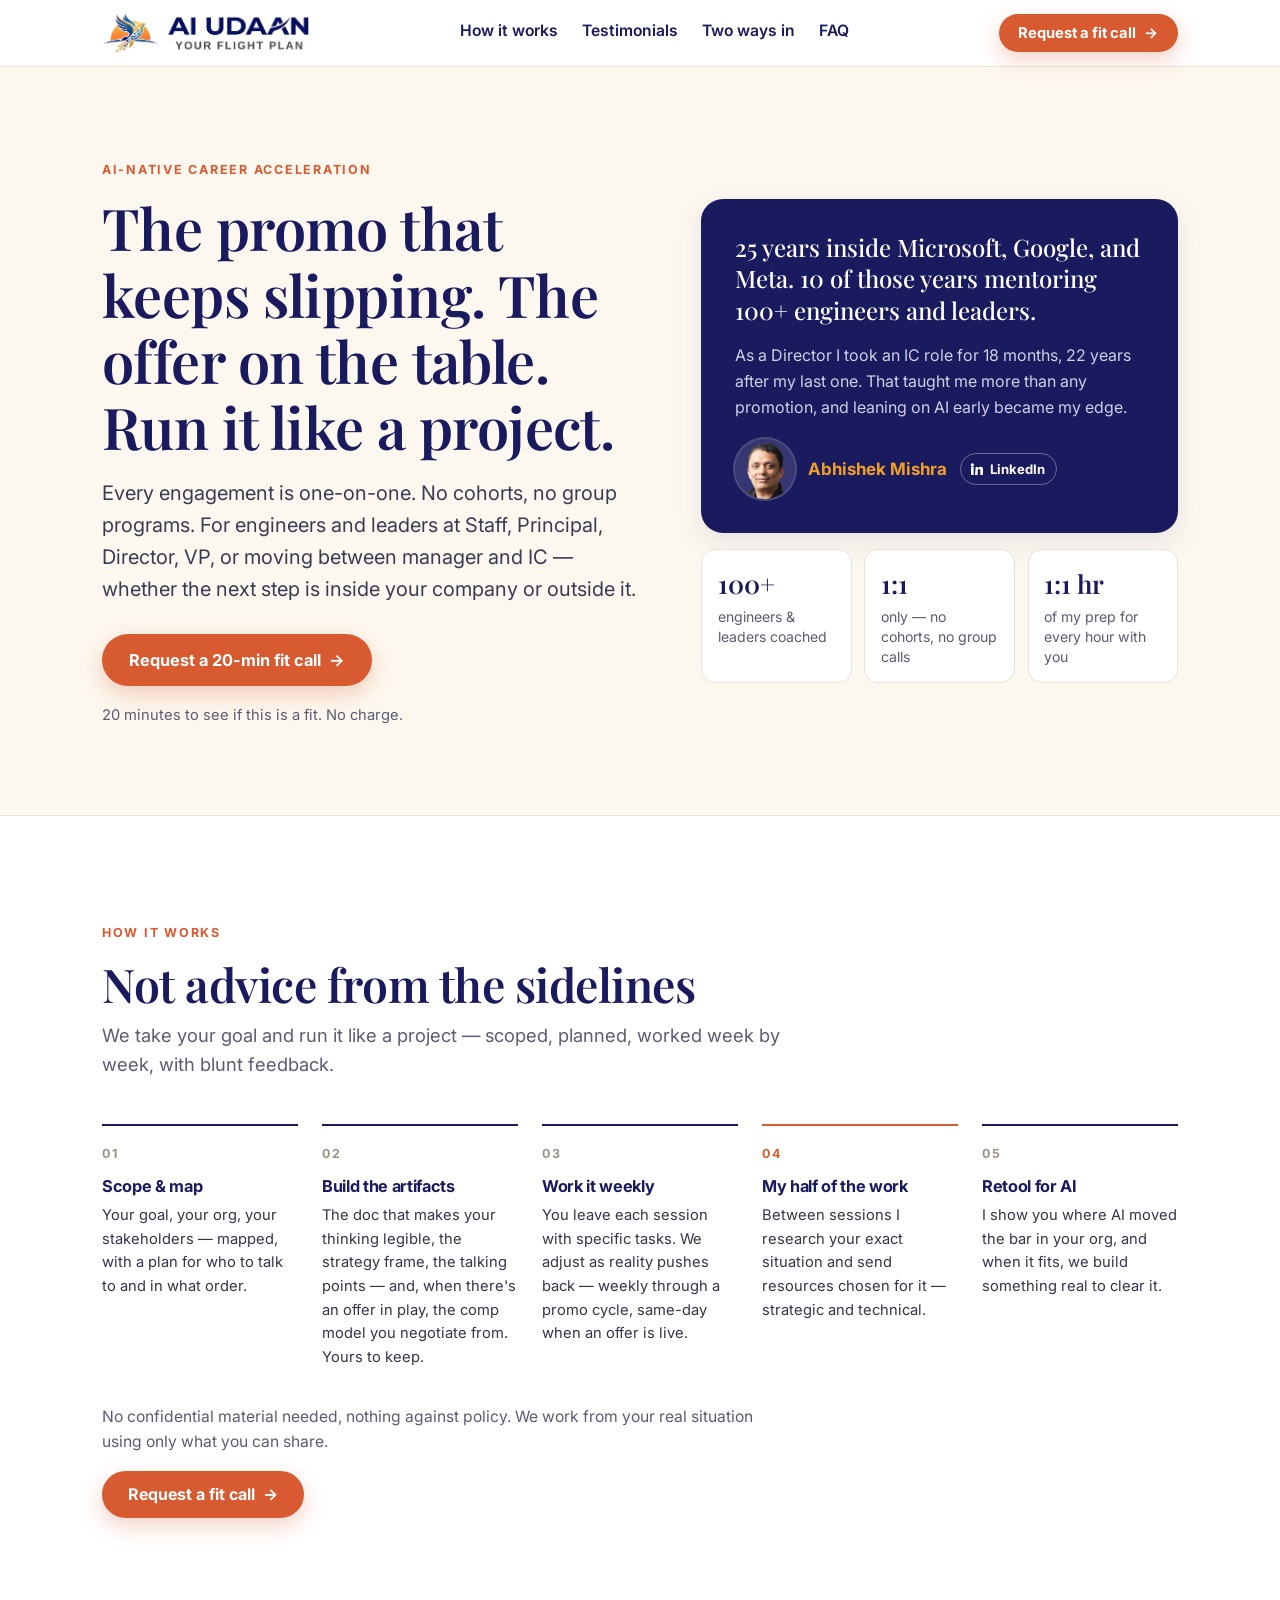
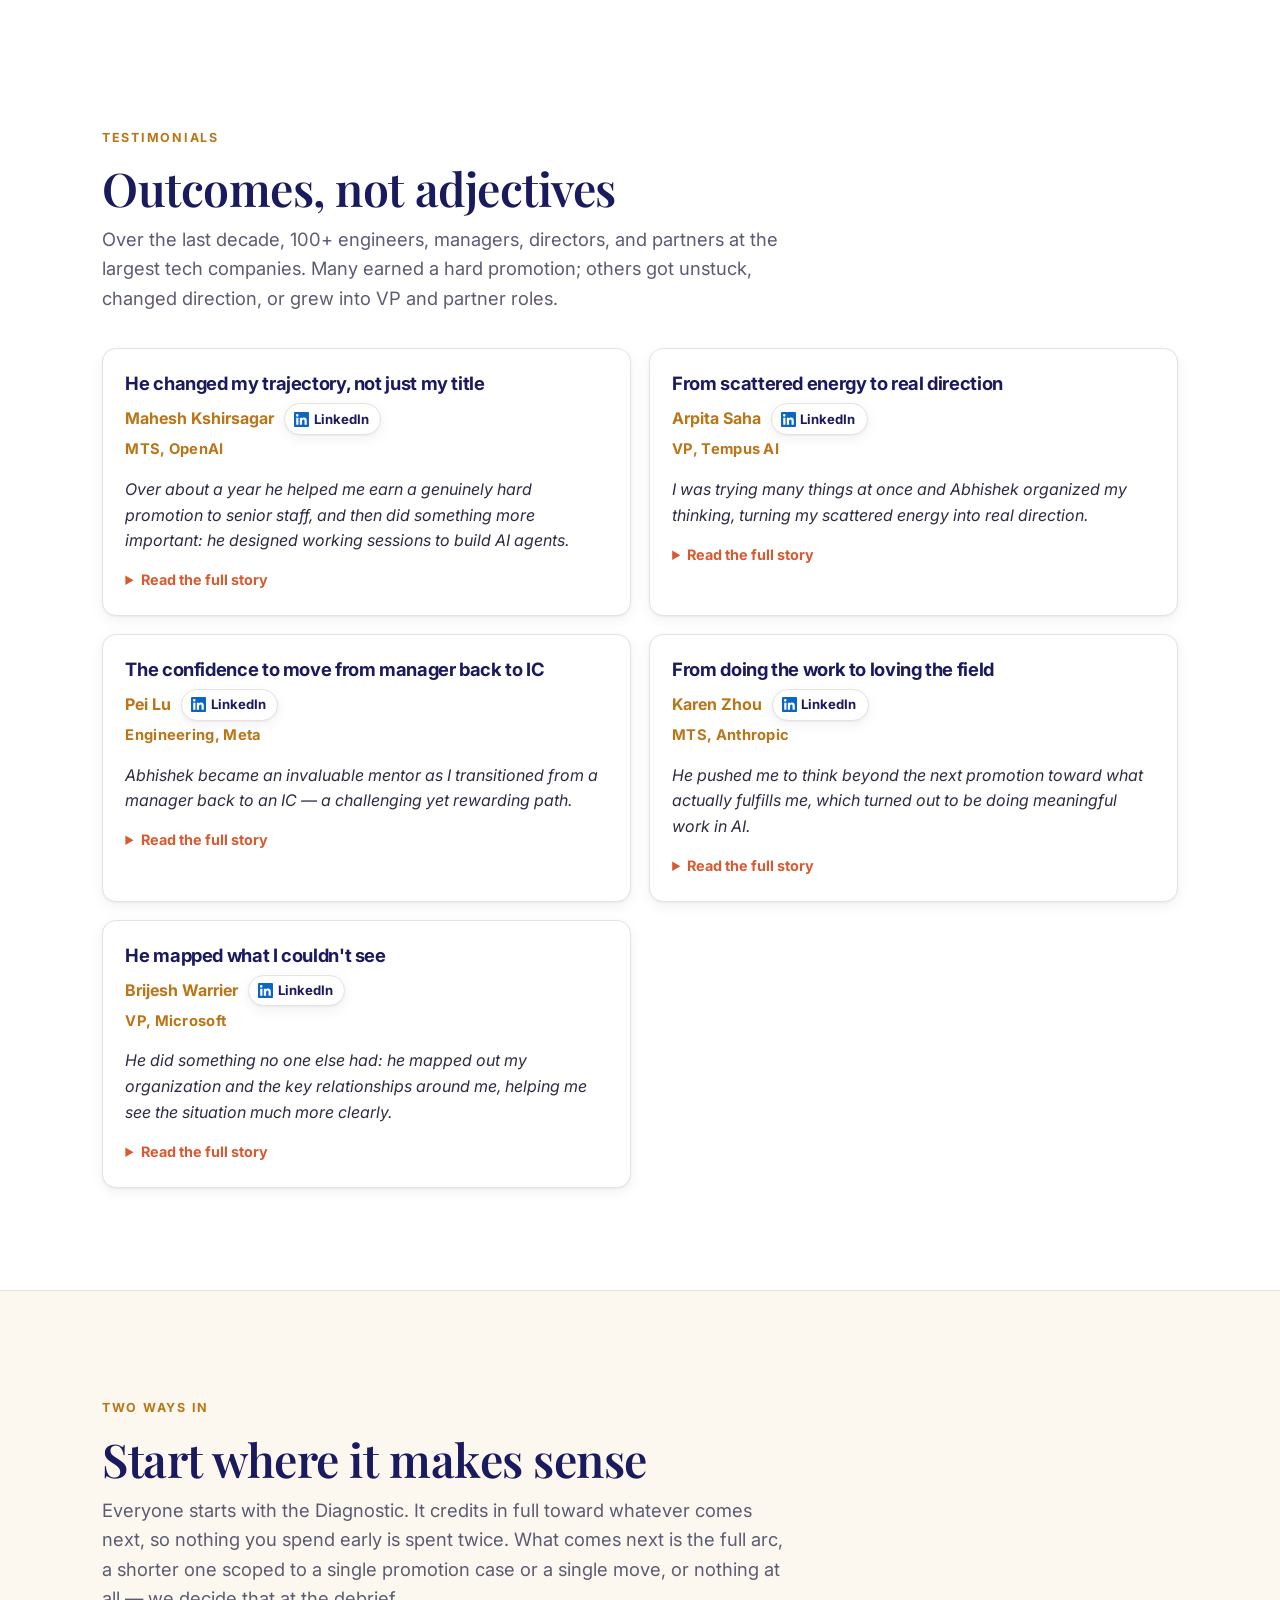
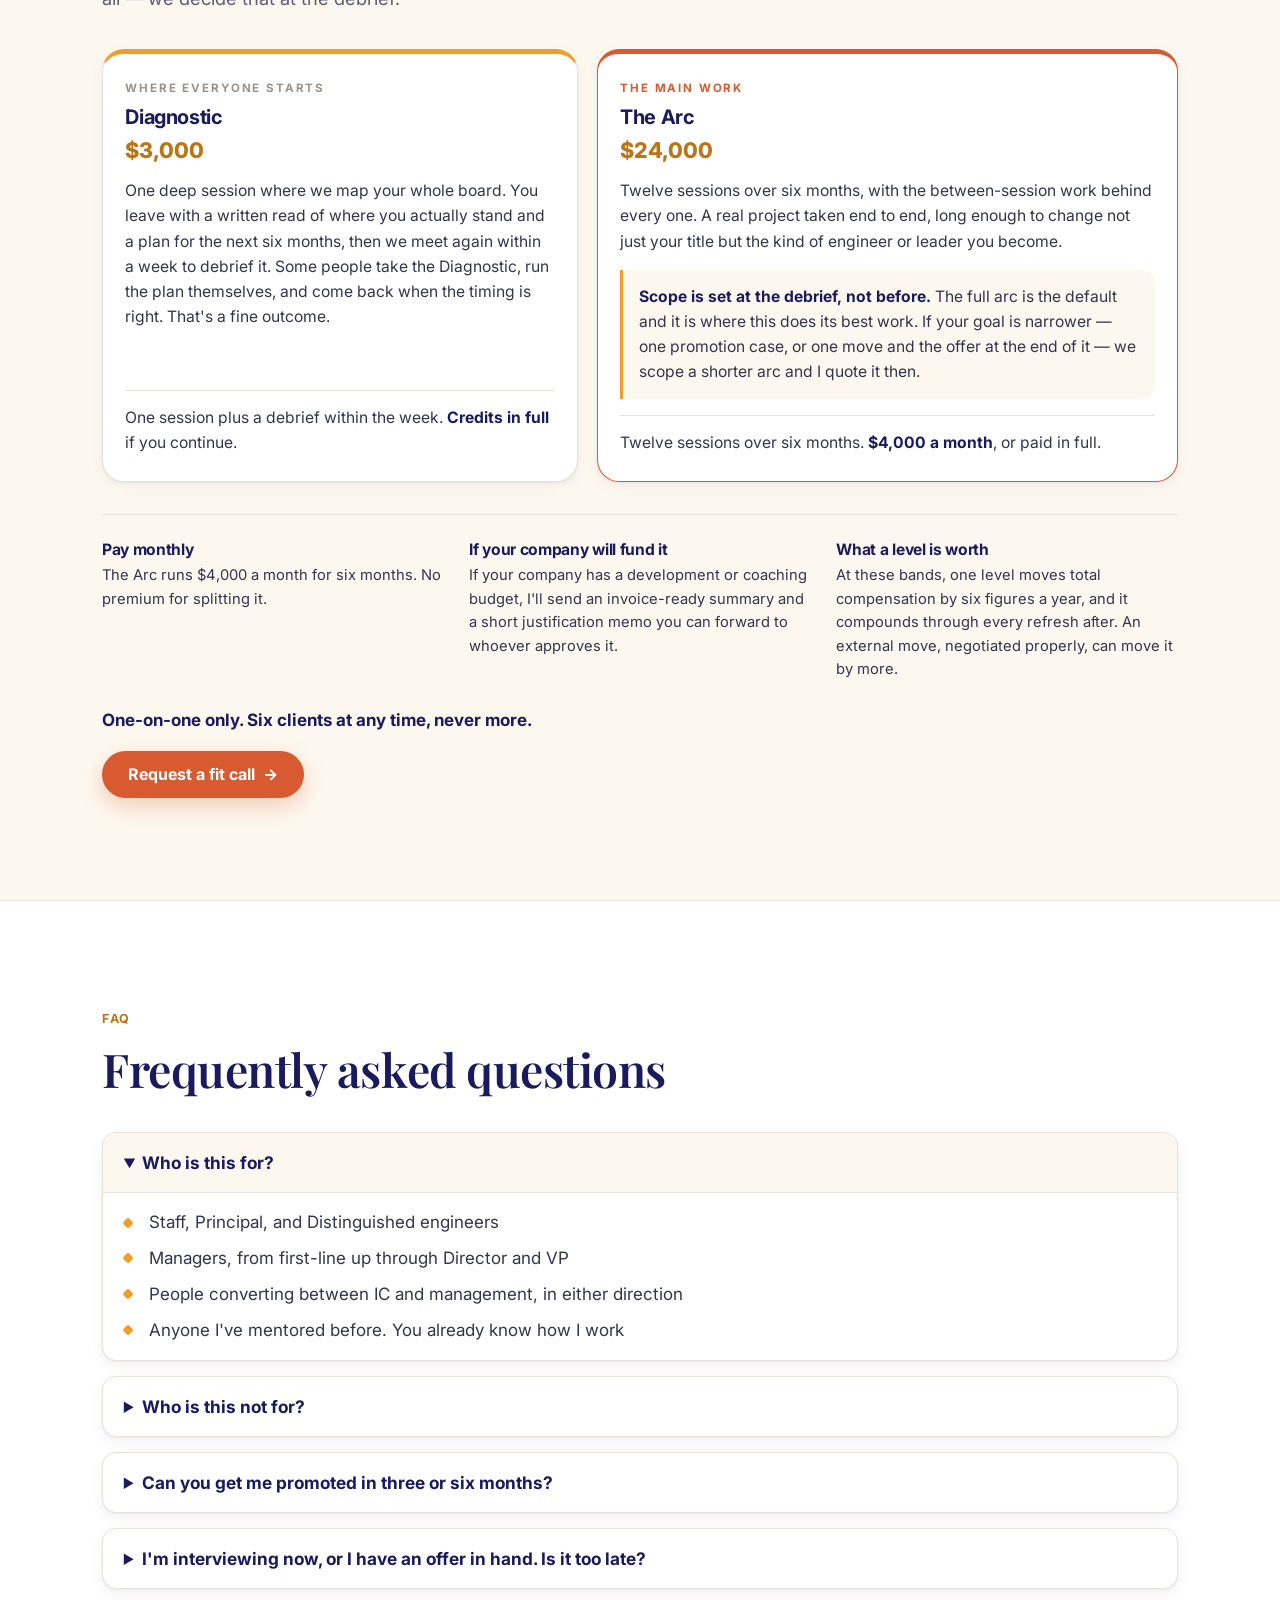
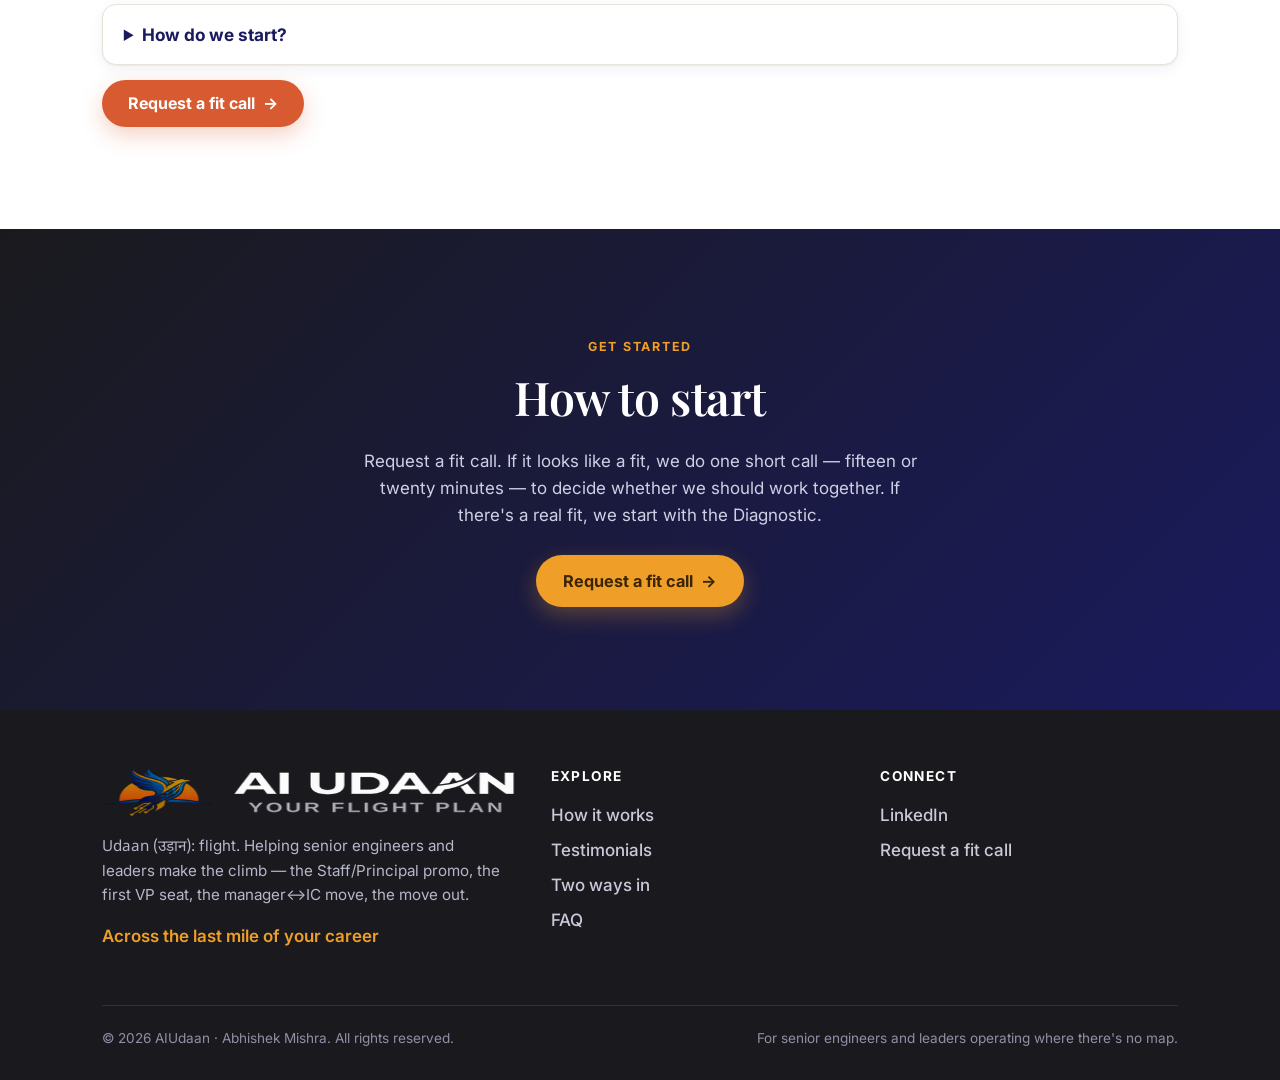
<file: index.html>
<!DOCTYPE html>
<html lang="en">
<head>
  <meta charset="UTF-8" />
  <meta name="viewport" content="width=device-width, initial-scale=1.0" />
  <!-- max-image-preview:large opts the OG image into large thumbnails in Search
       and Discover; the snippet/video limits keep Google from truncating. -->
  <meta name="robots" content="index, follow, max-snippet:-1, max-image-preview:large, max-video-preview:-1" />
  <meta name="googlebot" content="index, follow, max-snippet:-1, max-image-preview:large" />
  <title>AIUdaan — AI-Native Career Acceleration</title>
  <meta name="description" content="AI-native career acceleration for senior engineers and leaders operating where there's no map. We take your goal and run it like a project — the Staff/Principal promo, the first director or VP seat, the manager-to-IC move, the external move and the offer at the end of it." />
  <!-- Google ignores meta keywords (has since 2009); kept as a harmless hint for
       other engines and internal search. Real ranking signals live in the page
       copy, the headings and the JSON-LD below. -->
  <meta name="keywords" content="career coaching for engineers, tech career mentorship, Staff engineer promotion, Principal engineer promotion, Distinguished engineer, Director promotion, VP promotion, engineering leadership coaching, manager to IC transition, IC to manager transition, executive coaching for tech leaders, AI-native career, AI career acceleration, FAANG career coach, big tech career coach, senior engineer career plateau, promotion coaching, promo packet review, stakeholder mapping, influence and visibility at work, technical strategy document, calibration and promo committee, career strategy, 1:1 career mentorship, executive compensation negotiation, offer negotiation, total compensation negotiation, executive transition, equity negotiation, counteroffer, VP to C-suite, Abhishek Mishra, AIUdaan, AI Udaan" />
  <meta name="subject" content="AI-native career coaching for senior software engineers and engineering leaders" />
  <meta name="coverage" content="Worldwide" />
  <meta name="author" content="Abhishek Mishra" />
  <link rel="canonical" href="https://aiudaan.ai/" />

  <!-- Open Graph / Social -->
  <meta property="og:type" content="website" />
  <meta property="og:site_name" content="AIUdaan" />
  <meta property="og:locale" content="en_US" />
  <meta property="og:url" content="https://aiudaan.ai/" />
  <meta property="og:title" content="AIUdaan — AI-Native Career Acceleration" />
  <meta property="og:description" content="For senior engineers and leaders operating where there's no map. We take your goal and run it like a project — the Staff/Principal promo, the first director or VP seat, the manager-to-IC move, the external move and the offer at the end of it." />
  <meta property="og:image" content="https://aiudaan.ai/assets/img/og-image-your-flight-plan-v1.png" />
  <meta property="og:image:width" content="1200" />
  <meta property="og:image:height" content="630" />
  <meta property="og:image:alt" content="AI Udaan — Your Flight Plan" />
  <meta name="twitter:card" content="summary_large_image" />
  <meta name="twitter:title" content="AIUdaan — AI-Native Career Acceleration" />
  <meta name="twitter:description" content="For senior engineers and leaders operating where there's no map. The promo, the external move and the offer at the end of it — run like a project." />
  <meta name="twitter:image" content="https://aiudaan.ai/assets/img/og-image-your-flight-plan-v1.png" />
  <meta name="twitter:image:alt" content="AI Udaan — Your Flight Plan" />
  <meta name="theme-color" content="#1A1A5E" />

  <!-- Icons / Manifest -->
  <link rel="icon" href="assets/img/favicon.ico" sizes="any" />
  <link rel="icon" type="image/png" sizes="32x32" href="assets/img/favicon-32.png" />
  <link rel="apple-touch-icon" href="assets/img/apple-touch-icon.png" />
  <link rel="manifest" href="site.webmanifest" />

  <!-- Fonts -->
  <link rel="preconnect" href="https://fonts.googleapis.com" />
  <link rel="preconnect" href="https://fonts.gstatic.com" crossorigin />
  <link href="https://fonts.googleapis.com/css2?family=Inter:wght@400;500;600;700;800&family=Playfair+Display:wght@500;600;700&family=Noto+Sans+Devanagari:wght@500;700&display=swap" rel="stylesheet" />

  <link rel="stylesheet" href="assets/css/styles.css" />

  <!-- Structured data. One @graph so the site, the person behind it, the service
       and the FAQ are cross-referenced by @id instead of parsed as four
       unrelated islands — that is what lets Google resolve "AIUdaan" and
       "Abhishek Mishra" to the same entity. -->
  <script type="application/ld+json">
  {
    "@context": "https://schema.org",
    "@graph": [
      {
        "@type": "WebSite",
        "@id": "https://aiudaan.ai/#website",
        "url": "https://aiudaan.ai/",
        "name": "AIUdaan",
        "alternateName": ["AI Udaan", "AIUdaan — Your Flight Plan"],
        "description": "AI-native career acceleration for senior engineers and leaders.",
        "inLanguage": "en",
        "publisher": { "@id": "https://aiudaan.ai/#org" }
      },
      {
        "@type": "WebPage",
        "@id": "https://aiudaan.ai/#webpage",
        "url": "https://aiudaan.ai/",
        "name": "AIUdaan — AI-Native Career Acceleration",
        "isPartOf": { "@id": "https://aiudaan.ai/#website" },
        "about": { "@id": "https://aiudaan.ai/#org" },
        "primaryImageOfPage": "https://aiudaan.ai/assets/img/og-image-your-flight-plan-v1.png",
        "inLanguage": "en"
      },
      {
        "@type": "Person",
        "@id": "https://aiudaan.ai/#abhishek",
        "name": "Abhishek Mishra",
        "url": "https://aiudaan.ai/",
        "image": "https://aiudaan.ai/assets/img/abhishek-mishra.webp",
        "jobTitle": "Career coach and mentor for senior engineers and engineering leaders",
        "description": "Engineering leader turned career coach. Has mentored 100+ engineers, managers, directors and partners at the largest tech companies through Staff and Principal promotions, first director and VP seats, manager-to-IC moves, and external transitions and the compensation negotiations that close them.",
        "worksFor": { "@id": "https://aiudaan.ai/#org" },
        "sameAs": ["https://www.linkedin.com/in/abhishekkmishra/"],
        "knowsAbout": [
          "Staff engineer promotion", "Principal engineer promotion", "Distinguished engineer",
          "Engineering management", "Director and VP transitions", "Manager to IC transition",
          "Promotion packet and case building", "Stakeholder mapping", "Influence and visibility",
          "Technical strategy documents", "AI-native engineering", "Career strategy",
          "Executive transitions", "Executive compensation negotiation", "Offer negotiation",
          "Total compensation and equity structuring"
        ]
      },
      {
        "@type": ["ProfessionalService", "Organization"],
        "@id": "https://aiudaan.ai/#org",
        "name": "AIUdaan",
        "alternateName": "AI Udaan",
        "url": "https://aiudaan.ai/",
        "logo": {
          "@type": "ImageObject",
          "url": "https://aiudaan.ai/assets/img/logo-primary.png",
          "width": 866,
          "height": 174
        },
        "image": "https://aiudaan.ai/assets/img/og-image-your-flight-plan-v1.png",
        "slogan": "For senior engineers and leaders operating where there's no map.",
        "description": "AI-native career acceleration for senior engineers and leaders — Staff/Principal promotions, the first director or VP seat, manager-to-IC moves, and external transitions and the offers that close them. We take your goal and run it like a project: stakeholder maps, influence plans, strategy docs, comp models, and blunt feedback, week by week.",
        "founder": { "@id": "https://aiudaan.ai/#abhishek" },
        "employee": { "@id": "https://aiudaan.ai/#abhishek" },
        "email": "akmishra@ainativex.ai",
        "sameAs": ["https://www.linkedin.com/in/abhishekkmishra/"],
        "serviceType": [
          "Career coaching for software engineers",
          "Engineering leadership coaching",
          "Promotion coaching",
          "Executive coaching for technology leaders",
          "Technical career mentorship",
          "Executive compensation negotiation",
          "Executive transition advisory"
        ],
        "audience": {
          "@type": "Audience",
          "audienceType": "Senior software engineers, staff and principal engineers, engineering managers, directors and VPs of engineering"
        },
        "knowsAbout": ["Career coaching", "Engineering leadership", "Staff engineer promotion", "Principal engineer promotion", "Director and VP transitions", "Manager to IC transition", "AI-native engineering", "Stakeholder management", "Career strategy", "Executive transitions", "Executive compensation negotiation", "Offer negotiation", "Total compensation and equity structuring"],
        "areaServed": { "@type": "Place", "name": "Worldwide" },
        "availableLanguage": "English",
        "priceRange": "$3,000–$24,000",
        "hasOfferCatalog": {
          "@type": "OfferCatalog",
          "name": "Two ways in",
          "itemListElement": [
            {
              "@type": "Offer",
              "name": "Diagnostic",
              "price": "3000",
              "priceCurrency": "USD",
              "description": "A short, intense read of where you actually stand and what is blocking the next step. Credits in full toward whatever comes next.",
              "itemOffered": { "@type": "Service", "name": "Career diagnostic for senior engineers and leaders" }
            },
            {
              "@type": "Offer",
              "name": "The Arc",
              "price": "24000",
              "priceCurrency": "USD",
              "description": "Twelve sessions over six months, run week by week across the promotion or transition cycle. Scope is set at the debrief: if your goal is narrower — one promotion case, or one move and the offer at the end of it — a shorter arc is scoped and quoted then.",
              "itemOffered": { "@type": "Service", "name": "Career acceleration engagement" }
            }
          ]
        }
      },
      {
        "@type": "FAQPage",
        "@id": "https://aiudaan.ai/#faq",
        "isPartOf": { "@id": "https://aiudaan.ai/#webpage" },
        "mainEntity": [
          {
            "@type": "Question",
            "name": "Who is this for?",
            "acceptedAnswer": {
              "@type": "Answer",
              "text": "Staff, Principal, and Distinguished engineers. Managers, from first-line up through Director and VP. People converting between IC and management, in either direction. And anyone I've mentored before — you already know how I work."
            }
          },
          {
            "@type": "Question",
            "name": "Who is this not for?",
            "acceptedAnswer": {
              "@type": "Answer",
              "text": "Anyone who wants interview cramming, a resume rewrite, or answers from a distance. Anyone who wants reassurance more than the truth — I give blunt feedback, and this only pays off if you can take it and act on it. Anyone looking for a light-touch monthly check-in: this is hands-on and asks real work of you between sessions."
            }
          },
          {
            "@type": "Question",
            "name": "Can you get me promoted in three or six months?",
            "acceptedAnswer": {
              "@type": "Answer",
              "text": "No. Senior promos run on a 12 to 18 month cycle you don't fully control: calibration windows, committee, your skip's capital, budget. What you do control is the case, the stakeholder map, the visible project, and the skill that closes the gap. In three to six months you won't be handed a title — you'll be on the path, visibly running the case, with skills and momentum that outlast our last session. An external move with an offer already on the table runs on a different clock."
            }
          },
          {
            "@type": "Question",
            "name": "I'm interviewing now, or I have an offer in hand. Is it too late?",
            "acceptedAnswer": {
              "@type": "Answer",
              "text": "No. That's the shortest and highest-leverage version of this work. A promo runs on a 12 to 18 month cycle. An offer runs on days. If you're in a loop or holding an offer, we compress: map the role and the people actually deciding, build the case for the level you want rather than the one they opened with, model the package as one structure — base, equity, refresh, vesting, sign-on, severance — and run the negotiation as a planned sequence instead of a reaction. Scope gets set on the fit call."
            }
          },
          {
            "@type": "Question",
            "name": "How do we start?",
            "acceptedAnswer": {
              "@type": "Answer",
              "text": "Request a fit call. If it looks like a fit, we do one short call — fifteen or twenty minutes — to decide whether we should work together. If there's a real fit, we start with the Diagnostic."
            }
          }
        ]
      }
    ]
  }
  </script>
</head>
<body>

  <!-- Shared LinkedIn glyph, referenced by <use> from every testimonial card. -->
  <svg class="svg-defs" aria-hidden="true" focusable="false" width="0" height="0">
    <symbol id="li-mark" viewBox="0 0 24 24">
      <path d="M20.45 20.45h-3.56v-5.57c0-1.33-.03-3.04-1.85-3.04-1.86 0-2.14 1.45-2.14 2.94v5.67H9.35V9h3.41v1.56h.05c.47-.9 1.63-1.85 3.36-1.85 3.59 0 4.26 2.36 4.26 5.44v6.3zM5.34 7.43a2.07 2.07 0 1 1 0-4.13 2.07 2.07 0 0 1 0 4.13zm1.78 13.02H3.55V9h3.57v11.45zM22.22 0H1.77C.79 0 0 .77 0 1.72v20.56C0 23.23.79 24 1.77 24h20.45c.98 0 1.78-.77 1.78-1.72V1.72C24 .77 23.2 0 22.22 0z"/>
    </symbol>
  </svg>

  <a class="skip-link" href="#pitch">Skip to content</a>

  <!-- ===================== HEADER =====================
       The primary CTA lives outside .nav-links so it stays visible at every
       breakpoint — including when the mobile menu is collapsed. -->
  <header class="site-header">
    <div class="container nav">
      <a class="brand" href="#top" aria-label="AIUdaan home">
        <!-- The horizontal lockup needs ~150px even at its smallest; below 370px
             that crowds out the nav CTA, so the phoenix mark stands in. -->
        <picture>
          <source media="(max-width: 370px)" srcset="assets/img/icon.png" width="244" height="166" />
          <!-- Intrinsic dimensions give the browser the aspect ratio before the
               file lands, so the header doesn't reflow on load (CLS). -->
          <img src="assets/img/logo-primary.png" alt="AI Udaan — Your Flight Plan"
               width="866" height="174" decoding="async" />
        </picture>
      </a>

      <nav class="nav-links" id="navLinks" aria-label="Sections">
        <a href="#pitch">How it works</a>
        <a href="#testimonials">Testimonials</a>
        <a href="#ways">Two ways in</a>
        <a href="#faq">FAQ</a>
      </nav>

      <div class="nav-actions">
        <a class="btn btn--primary btn--sm nav-cta" href="https://forms.gle/WjtAxyr5e2rtBwCfA" target="_blank" rel="noopener">
          <span class="cta-long">Request a fit call</span>
          <span class="cta-short">Fit call</span>
          <span class="arw">→</span>
        </a>
        <button class="nav-toggle" id="navToggle" aria-label="Open menu" aria-expanded="false" aria-controls="navLinks">
          <span></span><span></span><span></span>
        </button>
      </div>
    </div>
  </header>

  <main id="top">

    <!-- ===================== HERO =====================
         Copy on the left, credibility card + stats on the right. The navy card
         carries the bio, so there is no separate About section. -->
    <section class="hero">
      <div class="container hero-grid">
        <div class="hero-copy">
          <span class="eyebrow eyebrow--coral">AI-Native Career Acceleration</span>
          <!-- Non-breaking spaces keep each of the three beats from orphaning its
               last word; the line is the rhythm, so the wrap has to respect it. -->
          <h1>The promo that keeps&nbsp;slipping. The offer on the&nbsp;table. Run it like a&nbsp;project.</h1>
          <p class="hero-sub">
            Every engagement is one-on-one. No cohorts, no group programs. For
            engineers and leaders at Staff, Principal, Director, VP, or moving
            between manager and IC — whether the next step is inside your company
            or outside it.
          </p>
          <div class="hero-cta">
            <a class="btn btn--primary btn--lg" href="https://forms.gle/WjtAxyr5e2rtBwCfA" target="_blank" rel="noopener">Request a 20-min fit call <span class="arw">→</span></a>
          </div>
          <p class="hero-fine">20 minutes to see if this is a fit. No charge.</p>
        </div>

        <div class="hero-side">
          <figure class="bio-card">
            <p class="bio-lead">
              25 years inside Microsoft, Google, and Meta. 10 of those years
              mentoring 100+ engineers and leaders.
            </p>
            <p class="bio-body">
              As a Director I took an IC role for 18 months, 22 years after my
              last one. That taught me more than any promotion, and leaning on
              AI early became my edge.
            </p>
            <figcaption class="bio-attr">
              <span class="bio-avatar">
                <img src="assets/img/abhishek-mishra.webp"
                     alt="Abhishek Mishra" width="120" height="120" decoding="async" />
              </span>
              <span class="bio-name">Abhishek Mishra</span>
              <a class="linkedin-pill linkedin-pill--onDark" href="https://www.linkedin.com/in/abhishekkmishra/"
                 target="_blank" rel="noopener" aria-label="Abhishek Mishra on LinkedIn">
                <svg viewBox="0 0 24 24" width="16" height="16" aria-hidden="true" focusable="false">
                  <path fill="currentColor" d="M4.98 3.5a2.5 2.5 0 1 1 0 5 2.5 2.5 0 0 1 0-5zM3 9h4v12H3zM10 9h3.8v1.7h.05A4.2 4.2 0 0 1 17.6 8.7c3 0 3.4 1.9 3.4 4.6V21h-4v-6.3c0-1.5-.3-2.7-1.9-2.7s-2.1 1.2-2.1 2.6V21h-4z"/>
                </svg>
                LinkedIn
              </a>
            </figcaption>
          </figure>

          <ul class="stats">
            <li><span class="stat-num">100+</span> engineers &amp; leaders coached</li>
            <li><span class="stat-num">1:1</span> only — no cohorts, no group calls</li>
            <li><span class="stat-num">1:1 hr</span> of my prep for every hour with you</li>
          </ul>
        </div>
      </div>
    </section>

    <!-- ===================== HOW IT WORKS ===================== -->
    <section class="section" id="pitch">
      <div class="container">
        <header class="section-head">
          <span class="eyebrow eyebrow--coral">How it works</span>
          <h2>Not advice from the sidelines</h2>
          <p class="lead">
            We take your goal and run it like a project — scoped, planned, worked
            week by week, with blunt feedback.
          </p>
        </header>

        <ol class="how-grid">
          <li class="how-step">
            <span class="how-num">01</span>
            <h3>Scope &amp; map</h3>
            <p>
              Your goal, your org, your stakeholders — mapped, with a plan for who
              to talk to and in what order.
            </p>
          </li>
          <li class="how-step">
            <span class="how-num">02</span>
            <h3>Build the artifacts</h3>
            <p>
              The doc that makes your thinking legible, the strategy frame, the
              talking points — and, when there's an offer in play, the comp model
              you negotiate from. Yours to keep.
            </p>
          </li>
          <li class="how-step">
            <span class="how-num">03</span>
            <h3>Work it weekly</h3>
            <p>
              You leave each session with specific tasks. We adjust as reality
              pushes back — weekly through a promo cycle, same-day when an offer
              is live.
            </p>
          </li>
          <li class="how-step how-step--accent">
            <span class="how-num">04</span>
            <h3>My half of the work</h3>
            <p>
              Between sessions I research your exact situation and send resources
              chosen for it — strategic and technical.
            </p>
          </li>
          <li class="how-step how-step--wide">
            <span class="how-num">05</span>
            <h3>Retool for AI</h3>
            <p>
              I show you where AI moved the bar in your org, and when it fits, we
              build something real to clear it.
            </p>
          </li>
        </ol>

        <p class="note">
          No confidential material needed, nothing against policy. We work from
          your real situation using only what you can share.
        </p>

        <div class="hero-cta">
          <a class="btn btn--primary" href="https://forms.gle/WjtAxyr5e2rtBwCfA" target="_blank" rel="noopener">Request a fit call <span class="arw">→</span></a>
        </div>
      </div>
    </section>

    <!-- ===================== TESTIMONIALS =====================
         Each card leads with a short excerpt; the full story is behind a
         disclosure so the page stays scannable. -->
    <section class="section" id="testimonials">
      <div class="container">
        <header class="section-head">
          <span class="eyebrow">Testimonials</span>
          <h2>Outcomes, not adjectives</h2>
          <p class="lead">
            Over the last decade, 100+ engineers, managers, directors, and partners
            at the largest tech companies. Many earned a hard promotion; others got
            unstuck, changed direction, or grew into VP and partner roles.
          </p>
        </header>

        <div class="tcards">
          <figure class="tcard">
            <h3 class="tcard-title">He changed my trajectory, not just my title</h3>
            <p class="tcard-name">
              Mahesh Kshirsagar
              <a class="linkedin-pill" href="https://www.linkedin.com/in/maheshkshirsagar/"
                 target="_blank" rel="noopener"
                 aria-label="Mahesh Kshirsagar on LinkedIn">
                <svg viewBox="0 0 24 24" aria-hidden="true" focusable="false"><use href="#li-mark"></use></svg>
                LinkedIn
              </a>
            </p>
            <p class="tcard-role">MTS, OpenAI</p>
            <blockquote class="quote">
              Over about a year he helped me earn a genuinely hard promotion to
              senior staff, and then did something more important: he designed
              working sessions to build AI agents.
            </blockquote>
            <details class="tmore">
              <summary>Read the full story</summary>
              <p>
                I was a data engineer at Meta, established but ready for the next
                step, when Abhishek started mentoring me. He had me apply real
                software engineering skills to build an agent for the data
                engineering function itself. That hands-on work was pivotal to my
                career trajectory at Meta, eventually landing me as Member of
                Technical Staff role at OpenAI. He didn't just help me climb one
                rung. He changed my trajectory entirely.
              </p>
            </details>
          </figure>

          <figure class="tcard">
            <h3 class="tcard-title">From scattered energy to real direction</h3>
            <p class="tcard-name">
              Arpita Saha
              <a class="linkedin-pill" href="https://www.linkedin.com/in/arpitas/"
                 target="_blank" rel="noopener"
                 aria-label="Arpita Saha on LinkedIn">
                <svg viewBox="0 0 24 24" aria-hidden="true" focusable="false"><use href="#li-mark"></use></svg>
                LinkedIn
              </a>
            </p>
            <p class="tcard-role">VP, Tempus AI</p>
            <blockquote class="quote">
              I was trying many things at once and Abhishek organized my thinking,
              turning my scattered energy into real direction.
            </blockquote>
            <details class="tmore">
              <summary>Read the full story</summary>
              <p>
                When Abhishek became my manager, I was ambitious and eager to do
                more but I lacked a clear direction to grow toward. He pushed me
                deep into AI strategy for the org, coached me on stakeholder
                communication and managing up, gave me wide latitude to operate,
                and stretched me well past where I'd have aimed on my own.
              </p>
              <p>
                Even after he left Google, I kept going back to him because his
                guidance remains extremely valuable to me. He is my most trusted
                mentor, guiding me to a VP role at Tempus AI. He helps me see when
                I'm operating from fear rather than clarity, recognizes what I'm
                capable of before I can, and has the conviction to push me toward
                it. I still go to him today for the big questions.
              </p>
            </details>
          </figure>

          <figure class="tcard">
            <h3 class="tcard-title">The confidence to move from manager back to IC</h3>
            <p class="tcard-name">
              Pei Lu
              <a class="linkedin-pill" href="https://www.linkedin.com/in/peilu/"
                 target="_blank" rel="noopener"
                 aria-label="Pei Lu on LinkedIn">
                <svg viewBox="0 0 24 24" aria-hidden="true" focusable="false"><use href="#li-mark"></use></svg>
                LinkedIn
              </a>
            </p>
            <p class="tcard-role">Engineering, Meta</p>
            <blockquote class="quote">
              Abhishek became an invaluable mentor as I transitioned from a manager
              back to an IC — a challenging yet rewarding path.
            </blockquote>
            <details class="tmore">
              <summary>Read the full story</summary>
              <p>
                I first worked with Abhishek at Azure, and years later, our paths
                crossed again at Meta. By then, he was a highly respected senior
                leader in our organization. What impressed me most wasn't just his
                deep leadership experience, but his remarkable foresight; he was
                thinking strategically about the trajectory of AI years before its
                impact became obvious to the wider industry. His advice was always
                direct, practical, and grounded in real-world experience, playing a
                significant role in helping me find my footing and confidence in my
                new role.
              </p>
            </details>
          </figure>

          <figure class="tcard">
            <h3 class="tcard-title">From doing the work to loving the field</h3>
            <p class="tcard-name">
              Karen Zhou
              <a class="linkedin-pill" href="https://www.linkedin.com/in/karenzhou0/"
                 target="_blank" rel="noopener"
                 aria-label="Karen Zhou on LinkedIn">
                <svg viewBox="0 0 24 24" aria-hidden="true" focusable="false"><use href="#li-mark"></use></svg>
                LinkedIn
              </a>
            </p>
            <p class="tcard-role">MTS, Anthropic</p>
            <blockquote class="quote">
              He pushed me to think beyond the next promotion toward what actually
              fulfills me, which turned out to be doing meaningful work in AI.
            </blockquote>
            <details class="tmore">
              <summary>Read the full story</summary>
              <p>
                Abhishek is one of the most empathetic mentors I've worked with,
                and the person who introduced me to the world of AI. He kept
                sharing relevant research papers and new developments. Somewhere in
                that process, I went from just doing the work to genuinely loving
                the field. I started reading papers on my own and got deep into
                evals. He kept mentoring me even after I moved to an entirely
                different org and then to a different company. His highly
                personalized mentoring changed the trajectory of my career.
              </p>
            </details>
          </figure>

          <figure class="tcard">
            <h3 class="tcard-title">He mapped what I couldn't see</h3>
            <p class="tcard-name">
              Brijesh Warrier
              <a class="linkedin-pill" href="https://www.linkedin.com/in/brijeshwarrier/"
                 target="_blank" rel="noopener"
                 aria-label="Brijesh Warrier on LinkedIn">
                <svg viewBox="0 0 24 24" aria-hidden="true" focusable="false"><use href="#li-mark"></use></svg>
                LinkedIn
              </a>
            </p>
            <p class="tcard-role">VP, Microsoft</p>
            <blockquote class="quote">
              He did something no one else had: he mapped out my organization and
              the key relationships around me, helping me see the situation much
              more clearly.
            </blockquote>
            <details class="tmore">
              <summary>Read the full story</summary>
              <p>
                I reached out to Abhishek in 2020 because I felt I had more
                potential than I was able to realize on my own. Based on his
                guidance, I moved to a new team where I had the full support of my
                manager, and I developed a much stronger sense of ownership and
                agency in shaping my own career. Those changes have had a lasting
                impact, and I've since grown into a VP role. I had written a
                recommendation for him years earlier about his persistence and how
                deeply he invests in helping people grow. A decade later, I'm
                living proof of exactly that.
              </p>
            </details>
          </figure>
        </div>
      </div>
    </section>

    <!-- ===================== TWO WAYS IN ===================== -->
    <section class="section section--tint" id="ways">
      <div class="container">
        <header class="section-head">
          <span class="eyebrow">Two ways in</span>
          <h2>Start where it makes sense</h2>
          <p class="lead">
            Everyone starts with the Diagnostic. It credits in full toward
            whatever comes next, so nothing you spend early is spent twice. What
            comes next is the full arc, a shorter one scoped to a single promotion
            case or a single move, or nothing at all — we decide that at the
            debrief.
          </p>
        </header>

        <!-- Diagnostic first in source order so it leads the stack on mobile;
             the Arc takes the wider column on desktop as the primary option. -->
        <div class="plans">
          <div class="plan">
            <span class="plan-tag">Where everyone starts</span>
            <h3>Diagnostic</h3>
            <p class="price">$3,000</p>
            <p>
              One deep session where we map your whole board. You leave with a
              written read of where you actually stand and a plan for the next six
              months, then we meet again within a week to debrief it. Some people
              take the Diagnostic, run the plan themselves, and come back when the
              timing is right. That's a fine outcome.
            </p>
            <p class="plan-foot">
              One session plus a debrief within the week.
              <strong>Credits in full</strong> if you continue.
            </p>
          </div>
          <div class="plan plan--arc">
            <span class="plan-tag">The main work</span>
            <h3>The Arc</h3>
            <p class="price">$24,000</p>
            <p>
              Twelve sessions over six months, with the between-session work behind
              every one. A real project taken end to end, long enough to change not
              just your title but the kind of engineer or leader you become.
            </p>
            <p class="plan-note">
              <strong>Scope is set at the debrief, not before.</strong> The full arc
              is the default and it is where this does its best work. If your goal
              is narrower — one promotion case, or one move and the offer at the
              end of it — we scope a shorter arc and I quote it then.
            </p>
            <p class="plan-foot">
              Twelve sessions over six months. <strong>$4,000 a month</strong>, or
              paid in full.
            </p>
          </div>
        </div>

        <div class="practical">
          <div class="practical-item">
            <h3>Pay monthly</h3>
            <p>The Arc runs $4,000 a month for six months. No premium for splitting it.</p>
          </div>
          <div class="practical-item">
            <h3>If your company will fund it</h3>
            <p>
              If your company has a development or coaching budget, I'll send an
              invoice-ready summary and a short justification memo you can forward
              to whoever approves it.
            </p>
          </div>
          <div class="practical-item">
            <h3>What a level is worth</h3>
            <p>
              At these bands, one level moves total compensation by six figures a
              year, and it compounds through every refresh after. An external
              move, negotiated properly, can move it by more.
            </p>
          </div>
        </div>

        <p class="plans-note">One-on-one only. Six clients at any time, never more.</p>

        <div class="hero-cta">
          <a class="btn btn--primary" href="https://forms.gle/WjtAxyr5e2rtBwCfA" target="_blank" rel="noopener">Request a fit call <span class="arw">→</span></a>
        </div>
      </div>
    </section>

    <!-- ===================== FAQ ===================== -->
    <section class="section" id="faq">
      <div class="container">
        <header class="section-head">
          <span class="eyebrow">FAQ</span>
          <h2>Frequently asked questions</h2>
        </header>

        <details class="faq-item" open>
          <summary>Who is this for?</summary>
          <ul>
            <li>Staff, Principal, and Distinguished engineers</li>
            <li>Managers, from first-line up through Director and VP</li>
            <li>People converting between IC and management, in either direction</li>
            <li>Anyone I've mentored before. You already know how I work</li>
          </ul>
        </details>
        <details class="faq-item">
          <summary>Who is this not for?</summary>
          <ul>
            <li>Anyone who wants interview cramming, a resume rewrite, or answers from a distance</li>
            <li>Anyone who wants reassurance more than the truth. I give blunt feedback, and this only pays off if you can take it and act on it</li>
            <li>Anyone looking for a light-touch monthly check-in. This is hands-on and asks real work of you between sessions</li>
          </ul>
        </details>
        <details class="faq-item">
          <summary>Can you get me promoted in three or six months?</summary>
          <p>
            No. Senior promos run on a 12 to 18 month cycle you don't fully
            control: calibration windows, committee, your skip's capital, budget.
            Anyone promising a title inside a quarter is selling you a story.
          </p>
          <p>
            What you do control is the case, the stakeholder map, the visible
            project, and the skill that closes the gap. That is what actually moves
            a promo, and it's the part most people get wrong or skip. In three to
            six months you won't be handed a title. You'll be on the path, visibly
            running the case, with skills and momentum that outlast our last
            session. The promo lands when the cycle turns, and by then you have the
            case and the skills to close it, with or without me. An external move
            with an offer already on the table runs on a different clock. That
            one's below.
          </p>
        </details>
        <details class="faq-item">
          <summary>I'm interviewing now, or I have an offer in hand. Is it too late?</summary>
          <p>
            No. That's the shortest and highest-leverage version of this work. A
            promo runs on a 12 to 18 month cycle. An offer runs on days.
          </p>
          <p>
            If you're in a loop or holding an offer, we compress: map the role and
            the people actually deciding, build the case for the level you want
            rather than the one they opened with, model the package as one
            structure — base, equity, refresh, vesting, sign-on, severance — and
            run the negotiation as a planned sequence instead of a reaction. Scope
            gets set on the fit call.
          </p>
        </details>
        <details class="faq-item">
          <summary>How do we start?</summary>
          <p>
            <a href="https://forms.gle/WjtAxyr5e2rtBwCfA" target="_blank" rel="noopener">Request a fit call</a>.
            If it looks like a fit, we do one short call — fifteen or twenty
            minutes — to decide whether we should work together. If there's a real
            fit, we start with the <a href="#ways">Diagnostic</a>.
          </p>
        </details>

        <div class="hero-cta">
          <a class="btn btn--primary" href="https://forms.gle/WjtAxyr5e2rtBwCfA" target="_blank" rel="noopener">Request a fit call <span class="arw">→</span></a>
        </div>
      </div>
    </section>

    <!-- ===================== FINAL CTA ===================== -->
    <section class="cta-band section" id="contact">
      <div class="container center">
        <span class="eyebrow">Get started</span>
        <h2>How to start</h2>
        <p>
          Request a fit call. If it looks like a fit, we do one short call —
          fifteen or twenty minutes — to decide whether we should work together.
          If there's a real fit, we start with the Diagnostic.
        </p>
        <div class="hero-cta">
          <a class="btn btn--amber btn--lg" href="https://forms.gle/WjtAxyr5e2rtBwCfA" target="_blank" rel="noopener">Request a fit call <span class="arw">→</span></a>
        </div>
      </div>
    </section>

  </main>

  <!-- ===================== FOOTER ===================== -->
  <footer class="site-footer">
    <div class="container">
      <div class="footer-grid">
        <div>
          <img class="flogo" src="assets/img/logo-dark.png" alt="AI Udaan — Your Flight Plan"
               width="866" height="174" loading="lazy" decoding="async" />
          <p class="udaan-note">
            <span class="dev">Udaan (उड़ान)</span>: flight. Helping senior engineers
            and leaders make the climb — the Staff/Principal promo, the first VP seat,
            the manager↔IC move, the move out.
          </p>
          <p class="tagline-pill">Across the last mile of your career</p>
        </div>
        <div class="footer-col">
          <h4>Explore</h4>
          <a href="#pitch">How it works</a>
            <a href="#testimonials">Testimonials</a>
          <a href="#ways">Two ways in</a>
          <a href="#faq">FAQ</a>
        </div>
        <div class="footer-col">
          <h4>Connect</h4>
          <a href="https://www.linkedin.com/in/abhishekkmishra/" target="_blank" rel="noopener">LinkedIn</a>
          <a href="https://forms.gle/WjtAxyr5e2rtBwCfA" target="_blank" rel="noopener">Request a fit call</a>
        </div>
      </div>
      <div class="footer-bottom">
        <span>© <span id="year">2026</span> AIUdaan · Abhishek Mishra. All rights reserved.</span>
        <span>For senior engineers and leaders operating where there's no map.</span>
      </div>
    </div>
  </footer>

  <script src="assets/js/main.js" defer></script>
</body>
</html>
</file>
<file: assets/css/styles.css>
/* =========================================================================
   AIUdaan — Launch site
   Brand: AI Udaan Brand Guidelines v1.0 (March 2026)
   Palette:
     Navy Blue   #1A1A5E  wordmark, headings
     Coral       #D85A30  'AI' text, CTAs
     Amber Gold  #EF9F27  'Udaan' text, accents
     Deep Amber  #BA7517  supporting details
     Light Cream #FAEEDA  light backgrounds
     Dark Navy   #1A1A1E  dark-mode background
   ========================================================================= */

:root {
  --navy:        #1A1A5E;
  --coral:       #D85A30;
  --amber:       #EF9F27;
  --deep-amber:  #BA7517;
  --cream:       #FAEEDA;
  --dark-navy:   #1A1A1E;

  --ink:         #1d1d33;
  --muted:       #5b5b73;
  --line:        #e7e3da;
  --white:       #ffffff;
  --cream-soft:  #fdf8ef;

  --container:   1120px;
  --radius:      14px;
  --radius-lg:   22px;
  --shadow-sm:   0 1px 2px rgba(26, 26, 94, .06), 0 4px 14px rgba(26, 26, 94, .06);
  --shadow-md:   0 10px 30px rgba(26, 26, 94, .10);
  --shadow-cta:  0 8px 22px rgba(216, 90, 48, .28);

  --font: "Inter", system-ui, -apple-system, "Segoe UI", Roboto, Helvetica, Arial, sans-serif;
  /* Display serif for h1/h2, matching the design comp. Set this to var(--font)
     to put section headings back on Inter. */
  --font-display: "Playfair Display", Georgia, "Times New Roman", serif;

  --num: #9c9284;   /* warm grey used for the step numerals */
}

/* ---------- Reset ---------- */
*, *::before, *::after { box-sizing: border-box; }
html { scroll-behavior: smooth; -webkit-text-size-adjust: 100%; }
body {
  margin: 0;
  font-family: var(--font);
  color: var(--ink);
  background: var(--white);
  line-height: 1.6;
  font-size: 17px;
  -webkit-font-smoothing: antialiased;
}
img { max-width: 100%; height: auto; display: block; }
a { color: var(--coral); text-decoration: none; }
a:hover { text-decoration: underline; }
h1, h2, h3 { color: var(--navy); line-height: 1.15; letter-spacing: -.02em; margin: 0 0 .5em; }
h1, h2 { font-family: var(--font-display); font-weight: 600; letter-spacing: -.01em; }
h1 { font-size: clamp(2.2rem, 5vw, 3.6rem); }
h2 { font-size: clamp(1.9rem, 3.8vw, 2.9rem); }
h3 { font-size: 1.25rem; font-weight: 700; }
p  { margin: 0 0 1rem; }

/* ---------- Layout helpers ---------- */
.container { width: 100%; max-width: var(--container); margin-inline: auto; padding-inline: 22px; }
[id] { scroll-margin-top: 84px; }
.section { padding: clamp(56px, 8vw, 104px) 0; }
.eyebrow {
  display: inline-block; font-size: .78rem; font-weight: 700; letter-spacing: .14em;
  text-transform: uppercase; color: var(--deep-amber); margin-bottom: .9rem;
}
.eyebrow--coral { color: var(--coral); }
.center { text-align: center; }
.lead { font-size: 1.15rem; color: var(--muted); }
.sr-only { position: absolute; width: 1px; height: 1px; padding: 0; margin: -1px; overflow: hidden; clip: rect(0,0,0,0); border: 0; }
.section--tint { background: var(--cream-soft); border-block: 1px solid var(--line); }
.section-head { max-width: 62ch; margin-bottom: 2.2rem; }
.section-head h2 { margin-bottom: .6rem; }
.section-head .lead { margin-bottom: 0; }
.note { max-width: 66ch; color: var(--muted); font-size: .98rem; }

.skip-link {
  position: absolute; left: -9999px; top: 0; z-index: 100;
  background: var(--navy); color: #fff; padding: .7rem 1.1rem; border-radius: 0 0 var(--radius) 0;
}
.skip-link:focus { left: 0; text-decoration: none; }

/* ---------- Buttons ---------- */
.btn {
  display: inline-flex; align-items: center; gap: .5rem;
  padding: .85rem 1.5rem; border-radius: 999px;
  font-weight: 700; font-size: 1rem; line-height: 1;
  border: 2px solid transparent; cursor: pointer; transition: transform .15s ease, box-shadow .15s ease, background .15s ease;
  text-decoration: none;
}
.btn:hover { text-decoration: none; transform: translateY(-2px); }
.btn .arw { transition: transform .15s ease; }
.btn:hover .arw { transform: translateX(3px); }
.btn--primary { background: var(--coral); color: #fff; box-shadow: var(--shadow-cta); }
.btn--primary:hover { background: #c44e28; color: #fff; }
.btn--amber { background: var(--amber); color: #3a2402; box-shadow: 0 8px 22px rgba(239,159,39,.30); }
.btn--amber:hover { background: var(--deep-amber); color: #fff; }
/* Comp uses a thin neutral outline here, not a heavy navy one. */
.btn--ghost { background: transparent; color: var(--navy); border-color: #d9d2c6; border-width: 1px; }
.btn--ghost:hover { background: #fff; border-color: var(--navy); color: var(--navy); }
.btn--light { background: #fff; color: var(--navy); border-color: var(--line); }
.btn--light:hover { border-color: var(--navy); }
.btn--lg { padding: 1rem 1.55rem; font-size: 1.02rem; }
.btn--sm { padding: .6rem 1.1rem; font-size: .92rem; }

/* ---------- Header / Nav ---------- */
.site-header {
  position: sticky; top: 0; z-index: 50;
  background: rgba(255,255,255,.94); backdrop-filter: saturate(160%) blur(12px);
  border-bottom: 1px solid var(--line);
}
.nav { display: flex; align-items: center; justify-content: space-between; gap: 1rem; padding-block: 12px; }
.brand { display: inline-flex; align-items: center; gap: .6rem; min-width: 0; }
/* The lockup is wide, so if the bar ever squeezes it, letterbox rather than
   distort — `img { max-width: 100% }` alone would stretch it against the
   fixed height. */
.brand img { height: 42px; width: auto; object-fit: contain; }
.nav-links { display: flex; align-items: center; gap: 1.5rem; }
.nav-links a {
  color: var(--navy); font-weight: 600; font-size: .98rem;
  padding-bottom: 2px; border-bottom: 2px solid transparent;
}
.nav-links a:hover { color: var(--coral); text-decoration: none; }
.nav-links a.is-current { color: var(--coral); border-bottom-color: var(--amber); }

/* The CTA sits outside .nav-links so it is never hidden by the mobile menu. */
.nav-actions { display: flex; align-items: center; gap: .5rem; }
.nav-cta { flex: 0 0 auto; white-space: nowrap; }
.nav-cta .cta-short { display: none; }
.nav-toggle { display: none; background: none; border: 0; cursor: pointer; padding: 8px; }
.nav-toggle span { display: block; width: 24px; height: 2px; background: var(--navy); margin: 5px 0; transition: .2s; }

/* ---------- Hero ---------- */
.hero { background: var(--cream-soft); border-bottom: 1px solid var(--line); }
.hero-grid {
  display: grid; grid-template-columns: 1.15fr 1fr;
  gap: clamp(2rem, 4vw, 3.6rem); align-items: center;
  padding-block: clamp(44px, 7vw, 88px);
}
.hero h1 { margin-bottom: 1.1rem; max-width: 17ch; }
.hero-sub {
  font-size: clamp(1.05rem, 1.8vw, 1.25rem); color: #3a3a52;
  max-width: 42ch; margin: 0 0 1.8rem;
}
.hero-cta { display: flex; flex-wrap: wrap; gap: .9rem; }
.hero-fine { margin: 1.1rem 0 0; font-size: .92rem; color: var(--muted); }

/* Credibility card — carries the bio that used to live in its own section. */
.hero-side { display: grid; gap: 1rem; }
.bio-card {
  margin: 0; background: var(--navy); color: #fff;
  border-radius: var(--radius-lg); padding: clamp(1.5rem, 3vw, 2.1rem);
  box-shadow: var(--shadow-md);
}
.bio-lead {
  font-family: var(--font-display); font-weight: 500;
  font-size: clamp(1.2rem, 1.9vw, 1.5rem); line-height: 1.3; color: #fff;
  margin-bottom: 1.1rem;
}
.bio-body { font-size: 1rem; color: #cfcfe6; margin-bottom: 1.2rem; }
.bio-attr { display: flex; flex-wrap: wrap; align-items: center; gap: .6rem .8rem; }
/* The source is a 4:5 cut-out with a transparent background, so the circle
   supplies its own fill, and the image is scaled about the face — plain
   object-fit can only ever frame the top of the portrait, not the head. */
.bio-avatar {
  flex: 0 0 auto; display: block; width: 60px; height: 60px;
  border-radius: 50%; overflow: hidden;
  background: rgba(255,255,255,.12);
  box-shadow: 0 0 0 2px rgba(255,255,255,.22);
}
.bio-avatar img {
  width: 100%; height: 100%; object-fit: cover; object-position: 50% 0;
  transform: scale(1.3); transform-origin: 50% 15%;
}
.bio-name { font-weight: 700; color: var(--amber); }
.linkedin-pill {
  display: inline-flex; align-items: center; gap: .3rem;
  font-size: .82rem; font-weight: 700; color: var(--navy);
  padding: .28rem .7rem .28rem .55rem; border: 1px solid var(--line);
  border-radius: 999px; background: #fff;
}
.linkedin-pill:hover { color: var(--coral); border-color: var(--coral); text-decoration: none; }
.linkedin-pill svg { flex: 0 0 auto; }
.linkedin-pill--onDark {
  color: #fff; background: transparent; border-color: rgba(255,255,255,.35);
  box-shadow: none; top: 0;
}
.linkedin-pill--onDark:hover { color: var(--amber); border-color: var(--amber); }

.stats { list-style: none; margin: 0; padding: 0; display: grid; grid-template-columns: repeat(3, 1fr); gap: .8rem; }
.stats li {
  background: #fff; border: 1px solid var(--line); border-radius: var(--radius);
  padding: 1rem .95rem; font-size: .88rem; line-height: 1.4; color: var(--muted);
}
.stat-num {
  display: block; margin-bottom: .35rem;
  font-family: var(--font-display); font-weight: 600; font-size: 1.6rem; color: var(--navy);
}


/* ---------- How it works: five ruled columns ---------- */
.how-grid {
  list-style: none; margin: 2.8rem 0 2.2rem; padding: 0;
  display: grid; grid-template-columns: repeat(5, 1fr); gap: 2rem 1.5rem;
}
.how-step { border-top: 2px solid var(--navy); padding-top: 1.1rem; }
.how-step--accent { border-top-color: var(--coral); }
.how-step--wide p { max-width: 72ch; }
.how-num {
  display: block; margin-bottom: .8rem;
  font-size: .78rem; font-weight: 700; letter-spacing: .16em; color: var(--num);
}
.how-step--accent .how-num { color: var(--coral); }
/* Slightly tighter type than the rest of the page so five columns fit. */
.how-step h3 { margin-bottom: .55rem; font-size: 1.02rem; }
.how-step p { margin: 0; color: #34344a; font-size: .92rem; }

/* ---------- Plans (Two ways in) ---------- */
/* The Arc takes the wider column so it reads as the primary option; both cards
   stretch to the same height and their footer lines sit on the bottom edge. */
.plans { display: grid; grid-template-columns: 45fr 55fr; gap: 1.2rem; margin: 1.8rem 0 1.4rem; }
.plan {
  display: flex; flex-direction: column;
  background: #fff; border: 1px solid var(--line); border-top: 5px solid var(--amber);
  border-radius: var(--radius-lg); padding: 1.6rem 1.4rem; box-shadow: var(--shadow-sm);
  transition: transform .18s ease, box-shadow .18s ease;
}
.plan:hover { transform: translateY(-4px); box-shadow: var(--shadow-md); }
.plan--arc { border: 1px solid var(--coral); border-top: 5px solid var(--coral); }
.plan-tag {
  display: block; margin-bottom: .55rem;
  font-size: .72rem; font-weight: 700; letter-spacing: .16em; text-transform: uppercase; color: var(--num);
}
.plan--arc .plan-tag { color: var(--coral); }
.plan h3 { margin-bottom: .2rem; }
.plan .price { font-size: 1.35rem; font-weight: 800; color: var(--deep-amber); margin-bottom: .7rem; }
.plan p { color: #34344a; font-size: .98rem; }
/* Nested aside inside the Arc card: tinted panel with a left accent rule. */
.plan-note {
  margin: 0 0 1rem; padding: .9rem 1rem;
  background: var(--cream-soft); border-left: 3px solid var(--amber);
  border-radius: 0 var(--radius) var(--radius) 0; font-size: .92rem;
}
.plan-note strong { color: var(--navy); }
/* margin-top:auto pins the footer line to the bottom of the equal-height card.
   The gap above the hairline comes from the previous paragraph's own margin,
   which flex keeps intact, so the line never crowds the body copy. */
.plan-foot {
  margin: 0; margin-top: auto; padding-top: .9rem; border-top: 1px solid var(--line);
  font-size: .9rem; color: var(--muted);
}
.plan-foot strong { color: var(--navy); }

/* ---------- Practical strip under the plans ---------- */
.practical {
  display: grid; grid-template-columns: repeat(3, 1fr); gap: 1.6rem;
  margin: 2rem 0 1.6rem; padding-top: 1.6rem; border-top: 1px solid var(--line);
}
.practical-item h3 { margin-bottom: .35rem; font-size: .98rem; font-weight: 700; }
.practical-item p { margin: 0; color: #34344a; font-size: .92rem; }

.plans-note { font-weight: 700; color: var(--navy); }

/* ---------- FAQ ---------- */
.faq-item {
  background: #fff; border: 1px solid var(--line); border-radius: var(--radius);
  padding: 0; margin-bottom: .9rem; box-shadow: var(--shadow-sm); overflow: hidden;
}
.faq-item summary {
  cursor: pointer; padding: 1rem 1.3rem; font-weight: 700; color: var(--navy);
  font-size: 1.08rem; list-style-position: inside;
}
.faq-item summary:hover { color: var(--coral); }
.faq-item[open] summary { border-bottom: 1px solid var(--line); background: var(--cream-soft); }
.faq-item ul, .faq-item p { margin: 1rem 1.3rem; }
.faq-item ul { list-style: none; padding: 0; }
.faq-item ul li { position: relative; padding-left: 1.6rem; margin-bottom: .55rem; color: #34344a; }
.faq-item ul li::before {
  content: ""; position: absolute; left: 0; top: .55em; width: 8px; height: 8px;
  border-radius: 2px; background: var(--amber); transform: rotate(45deg);
}

/* ---------- Testimonials ---------- */
.tcards { display: grid; grid-template-columns: 1fr 1fr; gap: 1.1rem; margin-top: 1.6rem; }
.tcard {
  background: #fff; border: 1px solid var(--line); border-radius: var(--radius);
  padding: 1.5rem 1.4rem; box-shadow: var(--shadow-sm); margin: 0;
}
.tcard .tcard-title { margin: 0 0 .55rem; font-size: 1.15rem; color: var(--navy); font-weight: 700; }
/* Name sits inline with the LinkedIn pill; the role follows on its own line. */
.tcard .tcard-name {
  display: flex; align-items: center; flex-wrap: wrap; gap: .6rem;
  margin: 0 0 .2rem; font-size: 1rem; font-weight: 700; color: var(--deep-amber);
}
.tcard .tcard-role {
  margin: 0 0 .95rem; font-size: .92rem; font-weight: 700;
  color: var(--deep-amber); letter-spacing: .02em;
}
/* Same pill as the hero, but the mark keeps LinkedIn blue against the white card. */
.tcard .linkedin-pill { white-space: nowrap; box-shadow: var(--shadow-sm); }
.tcard .linkedin-pill svg { width: 15px; height: 15px; fill: #0A66C2; }
.svg-defs { position: absolute; width: 0; height: 0; overflow: hidden; }
.tcard .quote { font-size: 1rem; color: #2c2c44; margin: 0; font-style: italic; }

/* Full story is collapsed so the page stays scannable. */
.tmore { margin-top: .9rem; }
.tmore summary {
  cursor: pointer; font-weight: 700; font-size: .9rem; color: var(--coral);
  list-style-position: inside;
}
.tmore summary:hover { text-decoration: underline; }
.tmore p { margin: .9rem 0 0; font-size: .95rem; color: #34344a; }
.tmore p:last-child { margin-bottom: 0; }

/* ---------- Final CTA ---------- */
.cta-band { background: linear-gradient(135deg, var(--dark-navy) 0%, var(--navy) 100%); color: #fff; }
.cta-band h2 { color: #fff; }
.cta-band .eyebrow { color: var(--amber); }
.cta-band p { color: #cfcfe6; max-width: 52ch; margin-inline: auto; }
.cta-band p a { color: var(--amber); }   /* coral fails contrast on the dark band */
.cta-band .hero-cta { justify-content: center; margin-top: 1.6rem; }

/* ---------- Footer ---------- */
.site-footer { background: var(--dark-navy); color: #c9c9da; padding: 56px 0 30px; }
.site-footer a { color: var(--amber); }
.footer-grid { display: grid; grid-template-columns: 1.4fr 1fr 1fr; gap: 2rem; }
.site-footer img.flogo { height: 52px; margin-bottom: 1rem; }
.udaan-note { font-size: .95rem; color: #b6b6cb; max-width: 40ch; }
.udaan-note .dev { font-family: "Noto Sans Devanagari", var(--font); }
.footer-col h4 { color: #fff; font-size: .85rem; letter-spacing: .1em; text-transform: uppercase; margin: 0 0 .9rem; }
.footer-col a { display: block; color: #c9c9da; margin-bottom: .5rem; font-weight: 500; }
.footer-col a:hover { color: var(--amber); text-decoration: none; }
.footer-bottom {
  margin-top: 2.4rem; padding-top: 1.4rem; border-top: 1px solid rgba(255,255,255,.10);
  display: flex; flex-wrap: wrap; justify-content: space-between; gap: 1rem; font-size: .85rem; color: #8f8fa6;
}
.tagline-pill { color: var(--amber); font-weight: 600; }

/* ---------- Responsive ---------- */
/* Five columns need the full container to stay readable; below that the steps
   drop to two-up and the fifth spans the row so it isn't a lone stub. */
@media (max-width: 1100px) {
  .how-grid { grid-template-columns: 1fr 1fr; gap: 1.8rem; }
  .how-step--wide { grid-column: 1 / -1; }
}
@media (max-width: 980px) {
  .hero-grid { grid-template-columns: 1fr; }
  .hero h1, .hero-sub { max-width: none; }
  .how-grid { grid-template-columns: 1fr 1fr; gap: 1.8rem; }
  .plans { grid-template-columns: 1fr; }
  .footer-grid { grid-template-columns: 1fr 1fr; }
  .nav-links {
    position: fixed; inset: 66px 0 auto 0; flex-direction: column; align-items: stretch;
    background: #fff; border-bottom: 1px solid var(--line); padding: 1rem 22px 1.4rem; gap: 1rem;
    transform: translateY(-130%); transition: transform .25s ease; box-shadow: var(--shadow-md);
  }
  .nav-links.open { transform: translateY(0); }
  .nav-links a { padding: .3rem 0; border-bottom: 0; }
  .nav-links a.is-current { border-bottom: 0; }
  .nav-toggle { display: block; }
}
@media (max-width: 560px) {
  body { font-size: 16px; }
  .tcards, .footer-grid, .how-grid, .practical { grid-template-columns: 1fr; }
  .practical { gap: 1.4rem; }
  .how-grid { gap: 1.5rem; margin-top: 2rem; }
  .brand img { height: 34px; }
  /* Below 370px the markup swaps in the icon-only mark (see index.html). */
  /* Three stat cards side by side get too cramped below this width. */
  .stats { grid-template-columns: 1fr; }
  .stats li { display: flex; align-items: baseline; gap: .6rem; padding: .8rem .95rem; }
  .stat-num { margin-bottom: 0; font-size: 1.35rem; }
  /* Keep the CTA on the bar at the narrowest widths by shortening the label. */
  .nav-cta { padding: .55rem .9rem; font-size: .88rem; }
  .nav-cta .cta-long { display: none; }
  .nav-cta .cta-short { display: inline; }
  .hero-cta .btn { width: 100%; justify-content: center; }
}
/* Narrowest band that still shows the wordmark: trim the lockup so it, the CTA
   and the menu button all stay on one row. */
@media (max-width: 420px) {
  .brand img { height: 30px; }
}

@media (prefers-reduced-motion: reduce) {
  * { scroll-behavior: auto !important; transition: none !important; }
}
</file>
